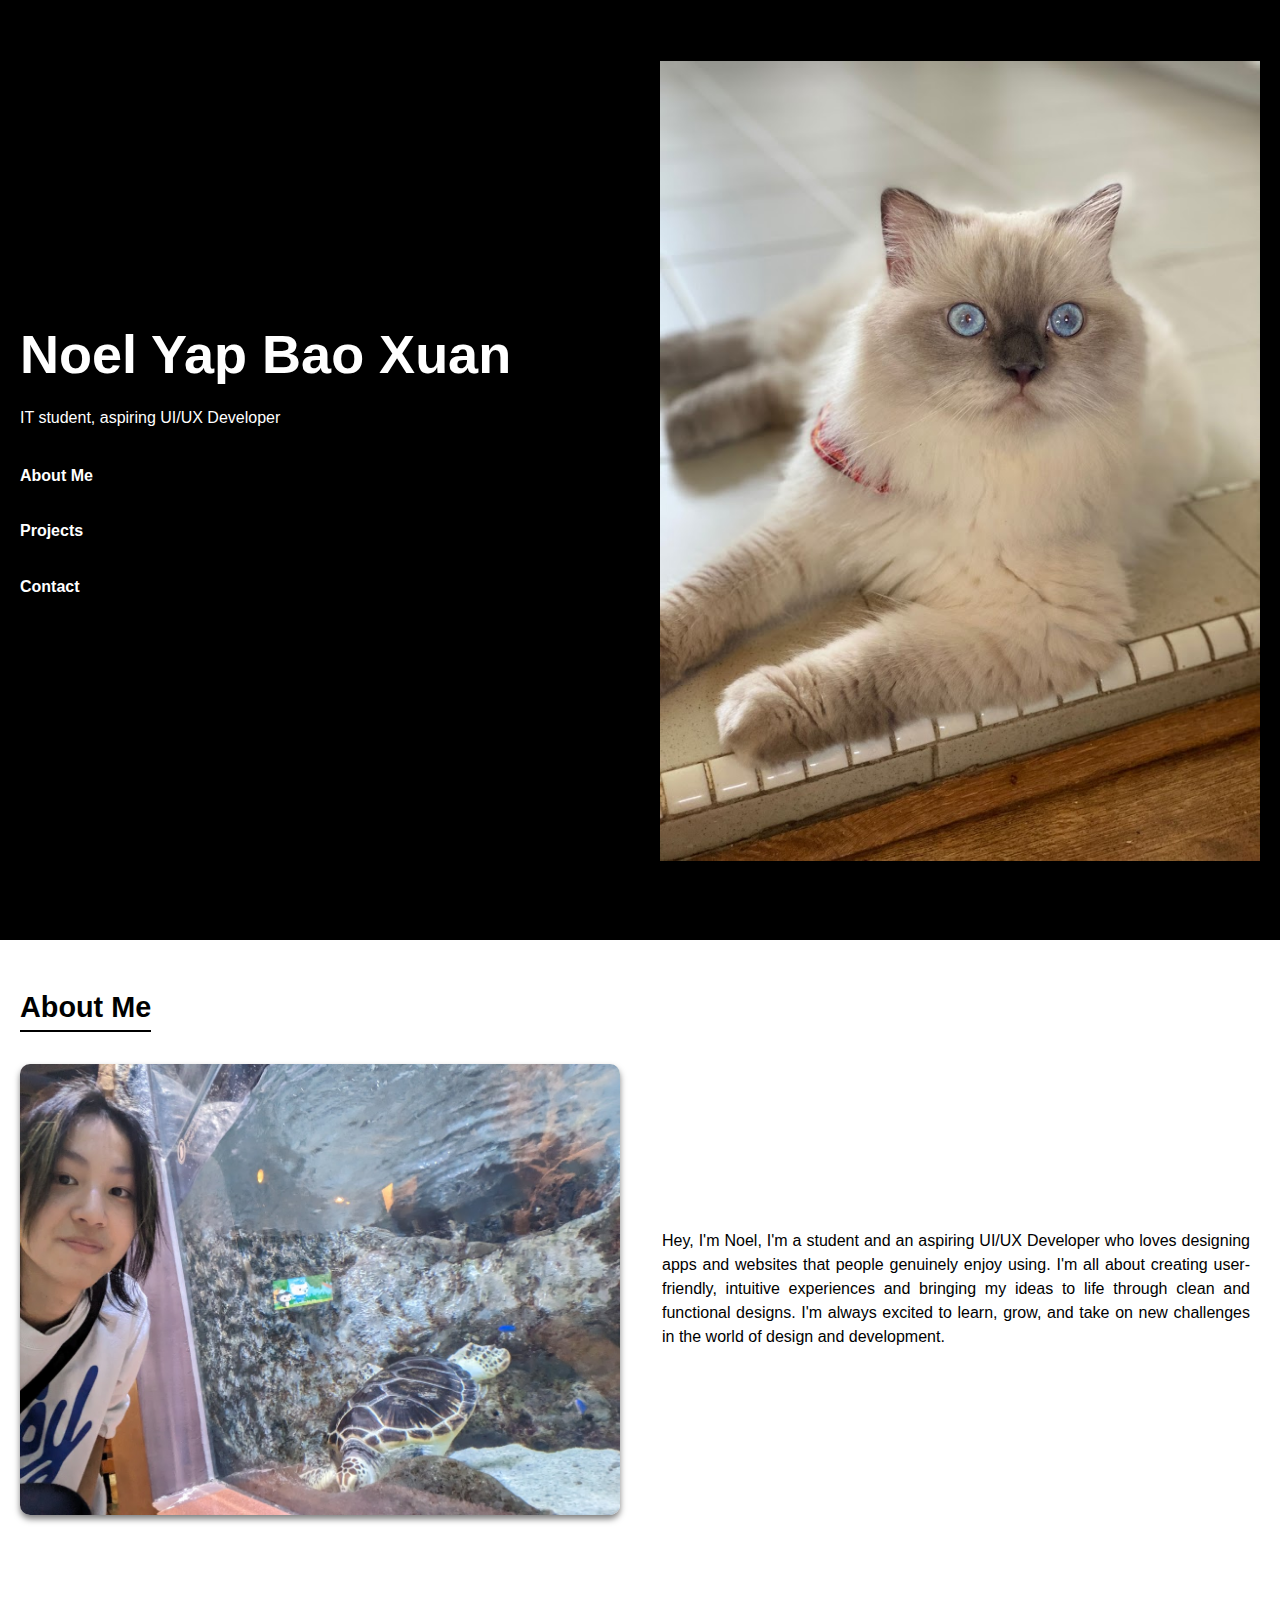
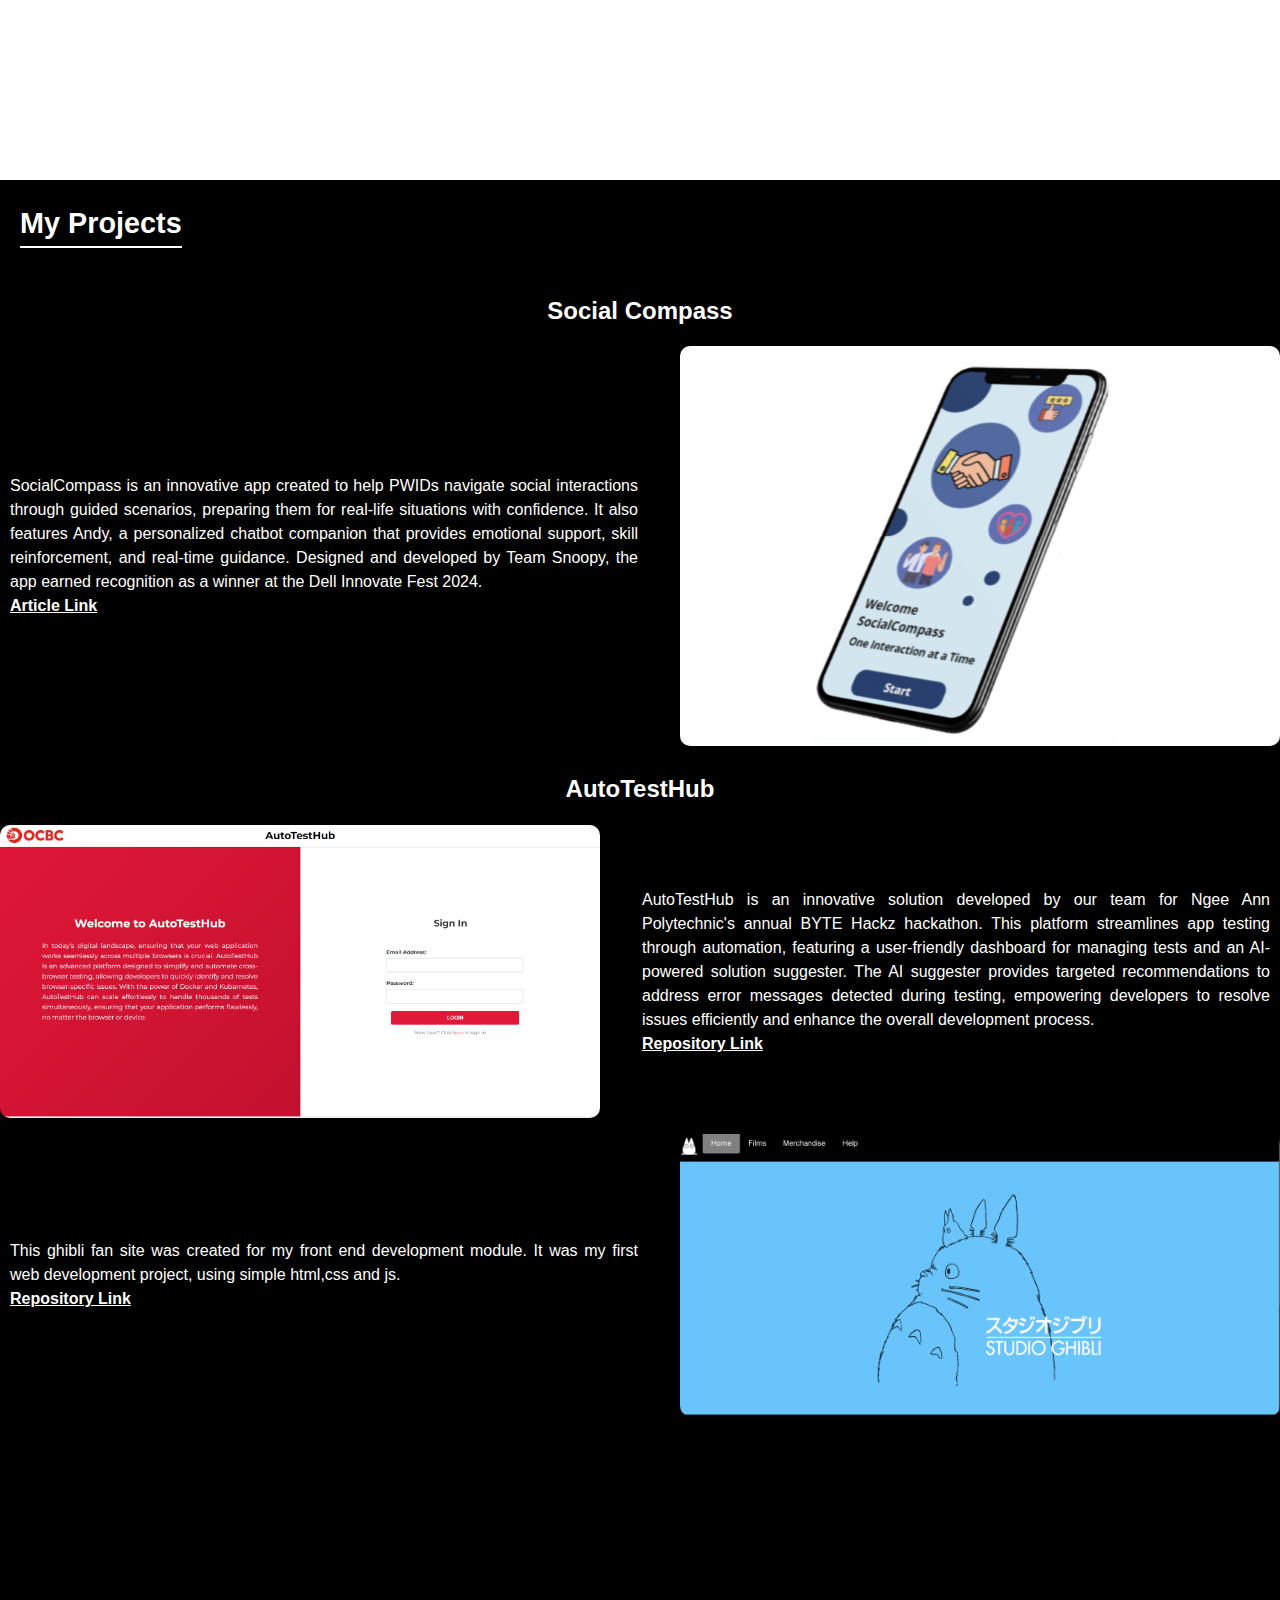
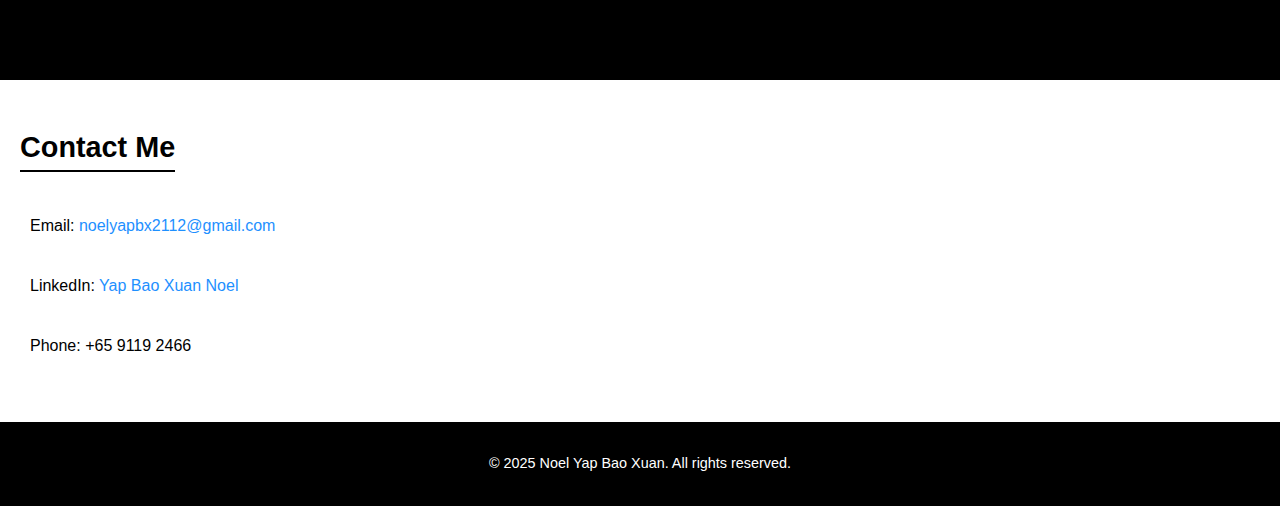
<file: index.html>
<!DOCTYPE html>
<html lang="en">
  <head>
    <meta charset="UTF-8" />
    <meta name="viewport" content="width=device-width, initial-scale=1.0" />
    <title>Noel Yap Bao Xuan - E-Portfolio</title>
    <link rel="stylesheet" href="homepage.css" />
  </head>
  <body>
    <header>
      <div id="header-text">
        <h1>Noel Yap Bao Xuan</h1>
        <p>IT student, aspiring UI/UX Developer</p>
        <nav>
          <a href="#about">About Me</a>
          <a href="#projects">Projects</a>
          <a href="#contact">Contact</a>
        </nav>
      </div>
      <div id="header-img">
        <img src="kotaro.jpg" alt="Header Image" />
      </div>
    </header>

    <main>
      <section id="about" class="section-height">
        <h2>About Me</h2>
        <div class="content">
          <img src="pfp.jpg" alt="Profile Picture" />
          <p>
            Hey, I'm Noel, I'm a student and an aspiring UI/UX Developer who
            loves designing apps and websites that people genuinely enjoy using.
            I'm all about creating user-friendly, intuitive experiences and
            bringing my ideas to life through clean and functional designs. I'm
            always excited to learn, grow, and take on new challenges in the
            world of design and development.
          </p>
        </div>
      </section>

      <section id="projects" class="section-height">
        <h2>My Projects</h2>
        <h3>Social Compass</h3>

        <div class="content">
          <img src="socialcompass.jpg" alt="Social Compass App" />
          <p>
            SocialCompass is an innovative app created to help PWIDs navigate
            social interactions through guided scenarios, preparing them for
            real-life situations with confidence. It also features Andy, a
            personalized chatbot companion that provides emotional support,
            skill reinforcement, and real-time guidance. Designed and developed
            by Team Snoopy, the app earned recognition as a winner at the Dell
            Innovate Fest 2024.
            <br /><a
              href="https://www.straitstimes.com/singapore/students-apps-to-help-elderly-people-with-intellectual-disabilities-win-dell-innovatefest-contest"
              >Article Link</a
            >
          </p>
        </div>
        <h3>AutoTestHub</h3>
        <div class="content" id="ath">
          <img src="ath.png" alt="ath" />
          <p>
            AutoTestHub is an innovative solution developed by our team for Ngee
            Ann Polytechnic's annual BYTE Hackz hackathon. This platform
            streamlines app testing through automation, featuring a
            user-friendly dashboard for managing tests and an AI-powered
            solution suggester. The AI suggester provides targeted
            recommendations to address error messages detected during testing,
            empowering developers to resolve issues efficiently and enhance the
            overall development process.
            <br /><a href="https://github.com/Nowl2112/FSDP_Group5"
              >Repository Link</a
            >
          </p>
        </div>
        <div class="content" id="Ghibli">
          <img src="ghibli.png" alt="Ghibli" />
          <p>
            This ghibli fan site was created for my front end development
            module. It was my first web development project, using simple
            html,css and js.
            <br /><a href="https://github.com/Nowl2112/FSDP_Group5"
              >Repository Link</a
            >
          </p>
        </div>
      </section>

      <section id="contact" class="section-height">
        <h2>Contact Me</h2>
        <p>
          Email:
          <a href="mailto:noelyapbx2112@gmail.com">noelyapbx2112@gmail.com</a>
        </p>
        <p>
          LinkedIn:
          <a href="https://www.linkedin.com/in/bao-xuan-noel-yap/"
            >Yap Bao Xuan Noel
          </a>
        </p>
        <p>Phone: +65 9119 2466</p>
      </section>
    </main>

    <footer>
      <p>&copy; 2025 Noel Yap Bao Xuan. All rights reserved.</p>
    </footer>
  </body>
</html>
</file>
<file: homepage.css>
body {
  margin: 0;
  font-family: Arial, sans-serif;
  line-height: 1.6;
  font-size: 37px;
}

header {
  display: flex;
  justify-content: space-between;
  align-items: center;
  padding: 20px;
  height: 100vh;
  background-color: black;
  color: white;
}

#header-text {
  width: 50%;
}

#header-img img {
  max-height: 800px;
  width: auto;
}

header h1 {
  font-size: 54px;
  margin: 0;
}

header p {
  font-size: 1rem;
  margin: 0.5rem 0 2rem;
}

header nav {
  display: flex;
  flex-direction: column;
}

header nav a {
  text-decoration: none;
  color: white;
  font-weight: bold;
  font-size: 1rem;
  padding-bottom: 30px;
}

header nav a:hover {
  text-decoration: underline;
}

main {
  padding: 0;
}

.section-height {
  height: 800px;
}

section {
  margin: 20px;
}

h2 {
  font-size: 1.8rem;
  margin-bottom: 1rem;
  border-bottom: 2px solid #fff;
  display: inline-block;
}

h3 {
  font-size: 1.5rem;
  margin-bottom: 1rem;
  text-align: center;
  width: 100%;
}

#about h2,
#contact h2 {
  border-bottom: 2px solid #000;
}

#about .content,
#contact .content {
  display: flex;
  align-items: center;
  gap: 2rem;
  margin-top: 1rem;
}

#about img,
#contact img,
#projects img {
  max-height: 600px;
  width: 600px;
  border-radius: 10px;
  box-shadow: 0 4px 6px rgba(0, 0, 0, 0.5);
}

#projects {
  background-color: black;
  color: white;
  margin: 0;
  padding: 0;
  height: 1500px;
}

#projects h2 {
  margin: 20px;
}

#projects .content {
  display: flex;
  align-items: center;
  gap: 2rem;
  margin-top: 1rem;
  flex-direction: row-reverse;
}

#ath.content {
  display: flex;
  flex-direction: row;
}

#about p,
#projects p,
#contact p {
  flex: 1;
  font-size: 1rem;
  line-height: 1.5;
  text-align: justify;
  padding: 10px;
}

#projects a {
  font-size: 1rem;
  color: #fff;
  font-weight: bold;
  text-decoration: underline;
}

#projects a:hover {
  color: #1e90ff;
}

#contact {
  height: 300px;
}

footer {
  text-align: center;
  padding: 1rem;
  border-top: 2px solid #fff;
  font-size: 0.9rem;
  background-color: black;
  color: white;
}

a {
  color: #1e90ff;
  text-decoration: none;
}

a:hover {
  text-decoration: underline;
}
</file>
